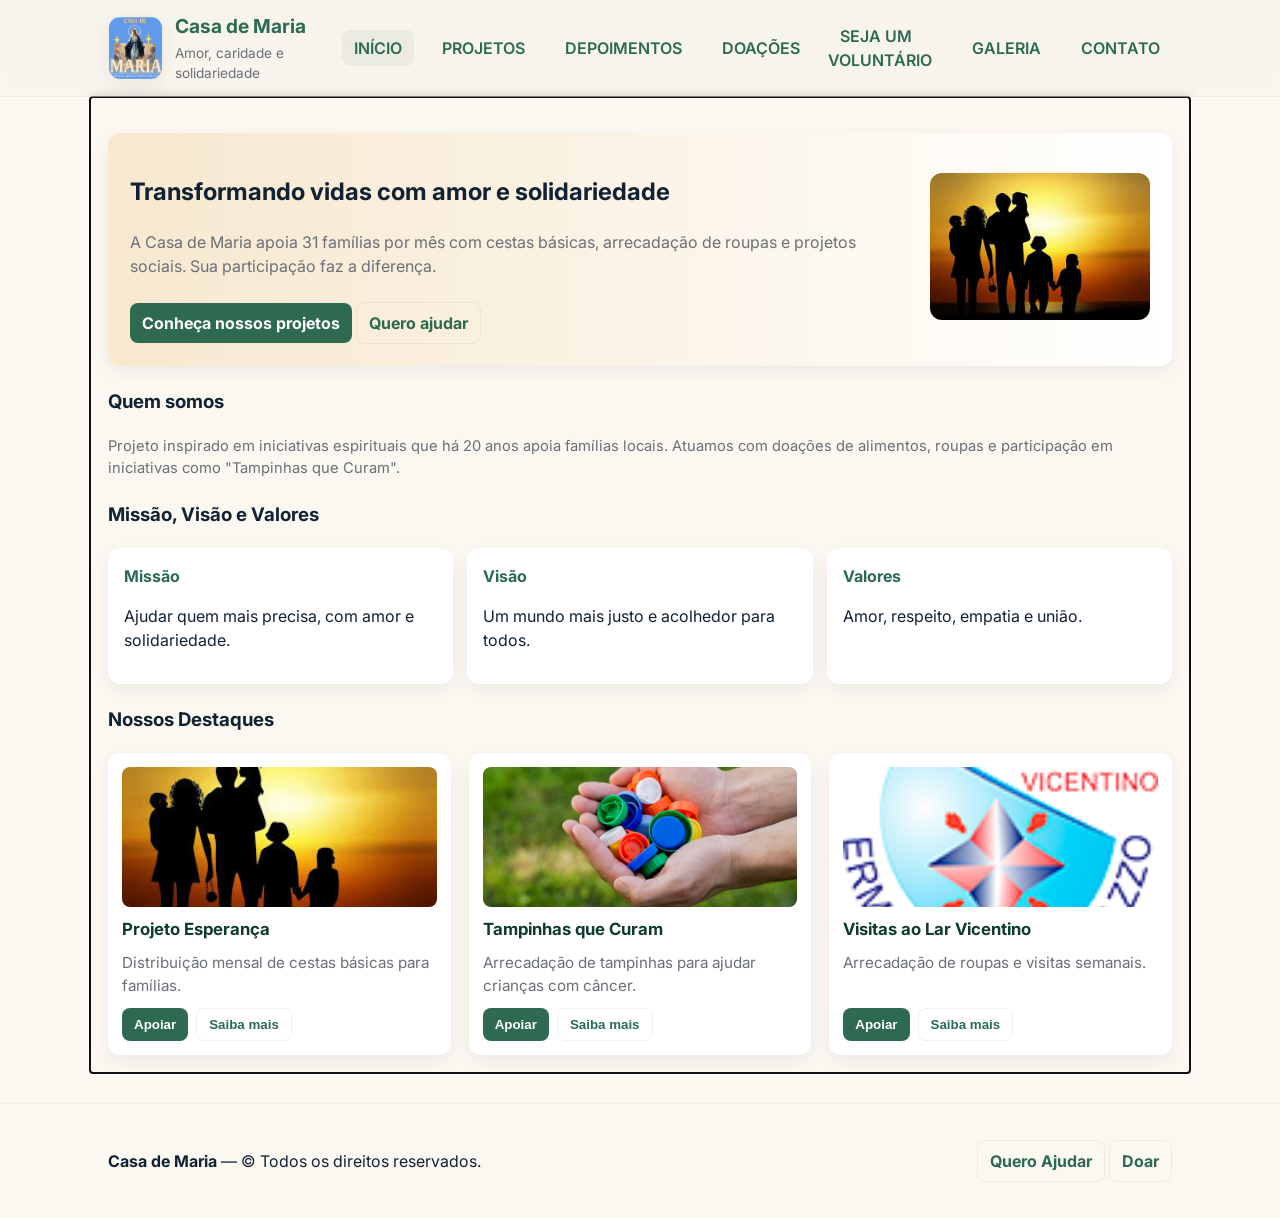
<file: index.html>
<!DOCTYPE html>
<html lang="pt-BR">
<head>
  <meta charset="utf-8" />
  <meta name="viewport" content="width=device-width,initial-scale=1" />
  <title>ONG Casa de Maria</title>

  <!-- Fonte -->
  <link href="https://fonts.googleapis.com/css2?family=Inter:wght@300;400;600;700&display=swap" rel="stylesheet">

  <link rel="stylesheet" href="css/style.css">
</head>
<body>
  <header class="site-header">
    <div class="container header-inner">
      <div class="brand">
        <img src="imagens/logo.jpg" alt="Logo Casa de Maria" class="logo" id="topLogo">
        <div class="brand-text">
          <h1>Casa de Maria</h1>
          <p class="tag">Amor, caridade e solidariedade</p>
        </div>
      </div>

      <nav class="main-nav" aria-label="Menu principal">
        <button class="nav-toggle" id="navToggle" aria-expanded="false" aria-controls="navList">☰</button>
        <ul class="nav-list" id="navList">
          <li><a href="#" data-link="index">INÍCIO</a></li>
          <li><a href="#" data-link="projetos">PROJETOS</a></li>
          <li><a href="#" data-link="depoimentos">DEPOIMENTOS</a></li>
          <li><a href="#" data-link="doacoes">DOAÇÕES</a></li>
          <li><a href="#" data-link="cadastro">SEJA UM VOLUNTÁRIO</a></li>
          <li><a href="#" data-link="galeria">GALERIA</a></li>
          <li><a href="#" data-link="contato">CONTATO</a></li>
        </ul>
      </nav>
    </div>
  </header>

  <main id="content" class="container" tabindex="-1"></main>

  <footer class="site-footer">
    <div class="container footer-inner">
      <div>
        <strong>Casa de Maria</strong> — &copy; Todos os direitos reservados.
      </div>
      <div class="footer-actions">
        <a href="#" data-link="cadastro" class="btn btn-ghost">Quero Ajudar</a>
        <a href="#" data-link="doacoes" class="btn btn-outline">Doar</a>
      </div>
    </div>
  </footer>

  <script src="js/templates.js"></script>
  <script src="js/form.js"></script>
  <script src="js/spa.js"></script>
  <script src="js/main.js"></script>
</body>
</html>
</file>
<file: css/style.css>
:root{
  --bg:#FBF7F1;
  --card:#FFFFFF;
  --muted:#6b6f76;
  --green:#a7c7a2;
  --beige:#f7e8cf;
  --accent:#d4af37;
  --primary:#2d6a4f;
  --rounded:12px;
  --shadow: 0 6px 18px rgba(18,30,50,0.06);
  --maxw:1100px;
}

*{box-sizing:border-box}
body{
  margin:0;
  font-family: 'Inter', system-ui, -apple-system, "Segoe UI", Roboto, "Helvetica Neue", Arial;
  background:var(--bg);
  color:#123;
  -webkit-font-smoothing:antialiased;
  line-height:1.5;
}

.container{max-width:var(--maxw);margin:0 auto;padding:18px}

.site-header{
  background: linear-gradient(180deg, rgba(167,199,162,0.06), rgba(215,198,160,0.03));
  border-bottom:1px solid rgba(18,30,50,0.04);
  position:sticky; top:0; z-index:20; backdrop-filter: blur(4px);
}

.header-inner{display:flex;align-items:center;justify-content:space-between;gap:12px;padding:12px 18px}

.brand{display:flex;align-items:center;gap:12px}
.logo{width:64px;height:64px;object-fit:cover;border-radius:12px;box-shadow:var(--shadow);border:1px solid rgba(0,0,0,0.03)}
.brand-text h1{margin:0;font-size:1.2rem;color:var(--primary)}
.brand-text .tag{margin:2px 0 0;font-size:0.85rem;color:var(--muted)}

.main-nav{position:relative}
.nav-toggle{display:none;background:none;border:0;font-size:22px}
.nav-list{list-style:none;padding:0;margin:0;display:flex;gap:16px;align-items:center}
.nav-list a{color:var(--primary);text-decoration:none;font-weight:600;padding:8px 12px;border-radius:8px}
.nav-list a:hover, .nav-list a.active{background:rgba(43,87,52,0.06)}

.site-footer{padding:18px 0;margin-top:30px;border-top:1px solid rgba(18,30,50,0.04)}
.footer-inner{display:flex;justify-content:space-between;align-items:center;gap:12px;flex-wrap:wrap}
.footer-inner .btn-ghost{background:none;border:1px solid rgba(18,30,50,0.06);padding:8px 12px;border-radius:8px;color:var(--primary);text-decoration:none}
.footer-inner .btn-outline{border:1px solid rgba(18,30,50,0.06);padding:8px 12px;border-radius:8px;color:var(--primary);text-decoration:none}

.hero{
  display:flex;gap:20px;align-items:center;background:linear-gradient(90deg,var(--beige), #fff);
  padding:22px;border-radius:var(--rounded);box-shadow:var(--shadow);margin-top:18px;
}
.hero-left{flex:1}
.hero-right img{max-width:220px;border-radius:12px;object-fit:cover}

.lead{margin-top:10px;color:var(--muted);font-size:1rem}

.section{margin-top:22px;background:transparent;padding:0}
.mvv{display:grid;grid-template-columns:repeat(auto-fit,minmax(220px,1fr));gap:14px;margin-top:12px}
.mvv-item{background:var(--card);padding:16px;border-radius:12px;box-shadow:var(--shadow)}
.mvv-item h4{margin:0;color:var(--primary)}

.cards-grid{display:grid;grid-template-columns:repeat(auto-fit,minmax(220px,1fr));gap:18px;margin-top:16px}
.card{background:var(--card);padding:14px;border-radius:12px;box-shadow:var(--shadow);display:flex;flex-direction:column;gap:10px}
.card img{width:100%;height:140px;object-fit:cover;border-radius:8px}
.card h3{margin:0;font-size:1.05rem;color:#0f3b2d}
.card p{margin:0;color:var(--muted);font-size:0.95rem}
.card .actions{margin-top:auto;display:flex;gap:8px}
.btn{display:inline-block;padding:8px 12px;border-radius:8px;text-decoration:none;font-weight:700;cursor:pointer;border:0}
.btn-primary{background:var(--primary);color:#fff}
.btn-outline{background:transparent;border:1px solid rgba(18,30,50,0.06);color:var(--primary)}

.form-card{max-width:760px;background:var(--card);padding:18px;border-radius:12px;box-shadow:var(--shadow)}
.form-row{display:flex;gap:12px;flex-wrap:wrap}
.form-row .field{flex:1;min-width:160px}
label{display:block;font-size:0.85rem;margin-bottom:6px;color:#213245}
input[type="text"],input[type="email"],textarea,select{
  width:100%;padding:10px;border-radius:8px;border:1px solid rgba(18,30,50,0.08);font-size:0.95rem;
}
textarea{min-height:120px;resize:vertical}
.small{font-size:0.92rem;color:var(--muted);margin-top:8px}

.field .error{color:#b23a48;font-size:0.85rem;margin-top:6px}

.gallery{display:grid;grid-template-columns:repeat(auto-fit,minmax(160px,1fr));gap:12px}
.gallery img{width:100%;height:120px;object-fit:cover;border-radius:8px}

.testimonial{background:var(--card);padding:14px;border-radius:10px;box-shadow:var(--shadow)}
.testimonial p{margin:8px 0;color:var(--muted)}

.mt-6{margin-top:24px}
.text-center{text-align:center}

/* Responsividade */
@media (max-width:840px){
  .nav-list{display:none;position:absolute;right:8px;top:56px;background:#fff;padding:12px;border-radius:8px;box-shadow:var(--shadow);flex-direction:column}
  .nav-toggle{display:block}
  .hero{flex-direction:column;align-items:flex-start}
}
</file>
